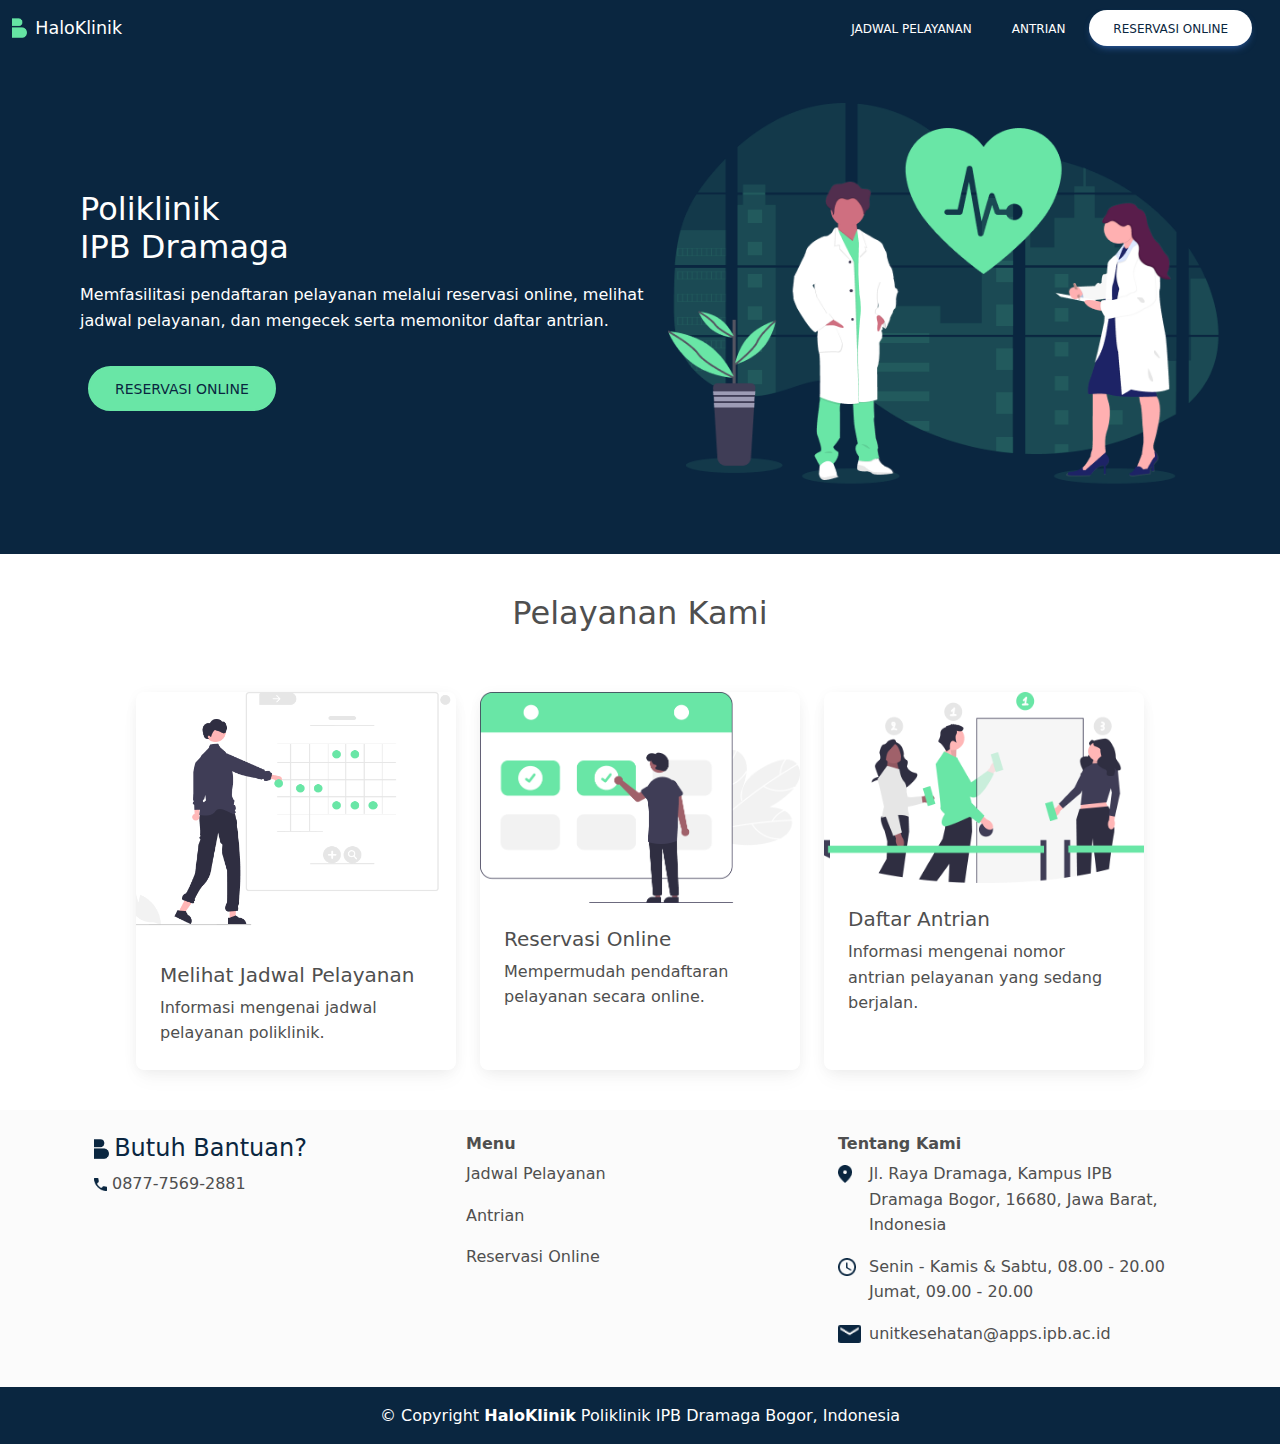
<file: index.html>
<!DOCTYPE html>
<html lang="en">

<head>
  <meta charset="UTF-8" />
  <meta name="viewport" content="width=device-width, initial-scale=1, shrink-to-fit=no" />
  <meta http-equiv="x-ua-compatible" content="ie=edge" />
  <title>HaloKlinik</title>
  <link rel="icon" href="img/logo.png" type="image/x-icon" />
  <link rel="stylesheet" href="https://fonts.googleapis.com/css2?family=Manrope:wght@600&display=swap" />
  <link rel="stylesheet" href="css/mdb.min.css" />
</head>

<body>
  <script type="text/javascript" src="js/mdb.min.js"></script>
  <script type="text/javascript"></script>

  <!-- NAVBAR -->
  <nav class="navbar navbar-dark" style="background-color: #0A2640;">
    <div class="container-fluid">
      <!-- LOGO -->
      <a class="navbar-brand" href="index.php">
        <img src="img/logo.png" class="me-2" height="20" alt="Logo" loading="lazy" />
        <small>HaloKlinik</small>
      </a>

      <button class="navbar-toggler" type="menu" data-mdb-toggle="collapse" data-mdb-target="#navbarButtonsExample" aria-controls="navbarButtonsExample" aria-expanded="false" aria-label="Toggle navigation">
        <i class="fas fa-bars"></i>
      </button>

      <div class="d-flex align-items-center">
        <button type="button" class="btn btn-link px-3 me-2" style="color: white;">
          <a class="nav-link" href="jadwal.php"> Jadwal Pelayanan </a>
        </button>
        <button type="button" class="btn btn-link px-3 me-2" style="color: white;">
          <a class="nav-link" href="antrian.php"> Antrian </a>
        </button>
        <button type="button" class="btn btn-primary me-3" style="background-color: white; color: #0A2640; border-radius: 30px;">
          <a class="nav-link" href="reservasi.php"> Reservasi Online </a>
        </button>
      </div>
    </div>
  </nav>

  <!-- HEADER -->
  <header>
    <!-- Background -->
    <div class="p-5 bg-image" style="background-color: #0A2640;">
      <div class="row" style="padding-left: 2rem;">
        <div class="col">
          <div class="d-flex align-items-center h-100">
            <div class="text-white">
              <h2 class="mb-3">Poliklinik<br>IPB Dramaga</h2>
              <p class="mb-4">Memfasilitasi pendaftaran pelayanan melalui reservasi online, melihat jadwal pelayanan, dan mengecek serta memonitor daftar antrian.</p>
              <a class="btn btn-outline-light btn-lg m-2" href="reservasi.php" role="button" style="background-color: #69E6A6; color:#0A2640; border-color: #69E6A6; border-radius: 30px;">Reservasi Online</a>
            </div>
          </div>
        </div>

        <div class="col">
          <div class="d-flex justify-content-end">
            <img class="img-fluid" src="img/home.png" />
          </div>
        </div>
      </div>
    </div>
  </header>

  <!-- MENU -->
  <h2 class="text-center" style="margin-top: 2.5rem; margin-bottom: 2.5rem;">Pelayanan Kami</h2>

  <div class="d-flex justify-content-center">
    <div class="row" style="margin-top: 20px; margin-bottom: 2.5rem;">
      <div class="col">
        <div class="card h-100" style="width: 20rem;">
          <div class="bg-image hover-overlay hover-zoom ripple">
            <img src="img/jadwal.png" class="card-img-top" />
            <a href="jadwal.php">
              <div class="mask" style="background-color: rgba(251, 251, 251, 0.15);"></div>
            </a>
            
            <div class="card-body">
              <h5 class="card-title">Melihat Jadwal Pelayanan</h5>
              <p class="card-text">Informasi mengenai jadwal pelayanan poliklinik.</p>
            </div>
          </div>
        </div>
      </div>

      <div class="col">
        <div class="card h-100" style="width: 20rem;">
          <div class="bg-image hover-overlay hover-zoom ripple">
            <img src="img/reservasi.png" class="card-img-top" />
            <a href="reservasi.php">
              <div class="mask" style="background-color: rgba(251, 251, 251, 0.15);"></div>
            </a>

            <div class="card-body">
              <h5 class="card-title">Reservasi Online</h5>
              <p class="card-text">Mempermudah pendaftaran pelayanan secara online. </p>
            </div>
          </div>
        </div>
      </div>

      <div class="col">
        <div class="card h-100" style="width: 20rem;">
          <div class="bg-image hover-overlay hover-zoom ripple">
            <img src="img/antrian.png" class="card-img-top" />
            <a href="antrian.php">
              <div class="mask" style="background-color: rgba(251, 251, 251, 0.15);"></div>
            </a>
          

            <div class="card-body">
              <h5 class="card-title">Daftar Antrian</h5>
              <p class="card-text">Informasi mengenai nomor antrian pelayanan yang sedang berjalan.</p>
            </div>
          </div>
        </div>
      </div>
    </div>
  </div>

  <!-- FOOTER -->
  <footer class="bg-light text-center text-lg-start">
    <div class="container p-4">
      <div class="row">
        <div class="col-lg-4 col-md-12 mb-4 mb-md-0">
          <h4 style="color: #0A2640;"><img src="img/Logo Shape.png" height="20" style="margin-right: 5px;" />Butuh Bantuan?</h4>
          <p><img src="img/Call.png" height="13" style="margin-right: 5px;" />0877-7569-2881</p>
        </div>

        <div class="col-lg-4 col-md-12 mb-4 mb-md-0">
          <h6 class="fw-bold">Menu</h6>
          <p><a class="nav-link" href="jadwal.php"> Jadwal Pelayanan </a></p>
          <p><a class="nav-link" href="antrian.php"> Antrian </a></p>
          <p><a class="nav-link" href="reservasi.php"> Reservasi Online </a></p>
        </div>

        <div class="col-lg-4 col-md-12 mb-4 mb-md-0">
          <h6 class="fw-bold">Tentang Kami</h6>
          <div class="row">
            <div class="col-lg-1">
              <img src="img/Loc.png" height="18" style="margin-right: 5px;" />
            </div>
            <div class="col">
              <p>Jl. Raya Dramaga, Kampus IPB Dramaga Bogor, 16680, Jawa Barat, Indonesia</p>
            </div>
          </div>
          <div class="row">
            <div class="col-lg-1">
              <img src="img/time.png" height="18" style="margin-right: 5px;" />
            </div>
            <div class="col">
              <p>Senin - Kamis & Sabtu, 08.00 - 20.00 <br>
                Jumat, 09.00 - 20.00</p>
            </div>
          </div>

          <div class="row">
            <div class="col-lg-1">
              <img src="img/email.png" height="18" style="margin-right: 5px;" />
            </div>
            <div class="col">
              <p>unitkesehatan@apps.ipb.ac.id </p>
            </div>
          </div>

        </div>
      </div>
    </div>

    <div class="text-center p-3" style="background-color: #0A2640; color: white;">
      © Copyright <b>HaloKlinik</b> Poliklinik IPB Dramaga Bogor, Indonesia
    </div>

  </footer>

</body>

</html>
</file>
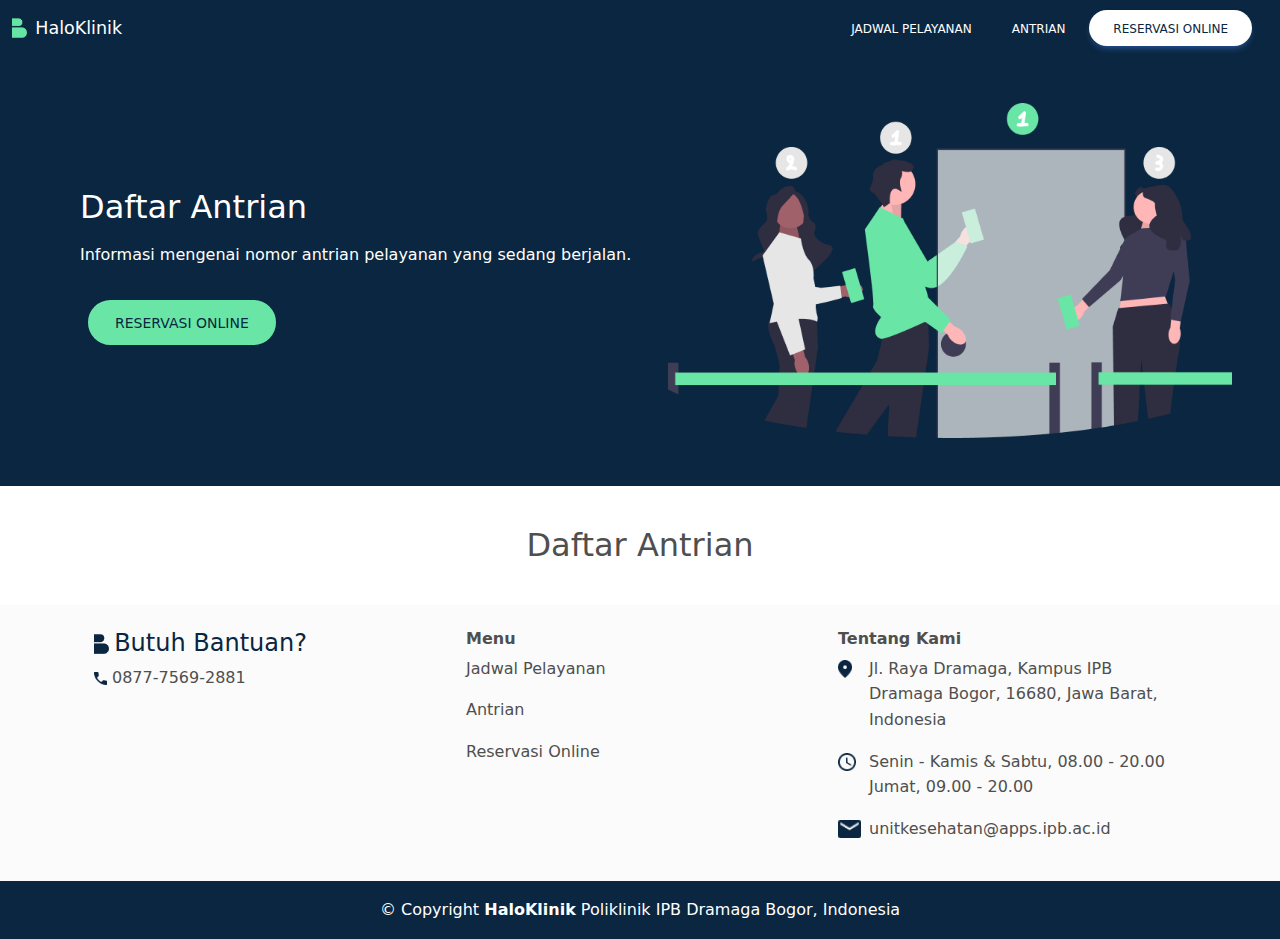
<file: antrian.html>
<!DOCTYPE html>
<html lang="en">

<head>
  <meta charset="UTF-8" />
  <meta name="viewport" content="width=device-width, initial-scale=1, shrink-to-fit=no" />
  <meta http-equiv="x-ua-compatible" content="ie=edge" />
  <title>HaloKlinik</title>
  <link rel="icon" href="img/logo.png" type="image/x-icon" />
  <link rel="stylesheet" href="https://fonts.googleapis.com/css2?family=Manrope:wght@600&display=swap" />
  <link rel="stylesheet" href="css/mdb.min.css" />
</head>

<body>
  <script type="text/javascript" src="js/mdb.min.js"></script>
  <script type="text/javascript"></script>

  <!-- NAVBAR -->
  <nav class="navbar navbar-dark" style="background-color: #0A2640;">
    <div class="container-fluid">
      <!-- LOGO -->
      <a class="navbar-brand" href="index.php">
        <img src="img/logo.png" class="me-2" height="20" alt="Logo" loading="lazy" />
        <small>HaloKlinik</small>
      </a>

      <button class="navbar-toggler" type="menu" data-mdb-toggle="collapse" data-mdb-target="#navbarButtonsExample" aria-controls="navbarButtonsExample" aria-expanded="false" aria-label="Toggle navigation">
        <i class="fas fa-bars"></i>
      </button>

      <div class="d-flex align-items-center">
        <button type="button" class="btn btn-link px-3 me-2" style="color: white;">
          <a class="nav-link" href="jadwal.php"> Jadwal Pelayanan </a>
        </button>
        <button type="button" class="btn btn-link px-3 me-2" style="color: white;">
          <a class="nav-link" href="antrian.php"> Antrian </a>
        </button>
        <button type="button" class="btn btn-primary me-3" style="background-color: white; color: #0A2640; border-radius: 30px;">
          <a class="nav-link" href="reservasi.php"> Reservasi Online </a>
        </button>
      </div>
    </div>
  </nav>

  <!-- HEADER -->
  <header>
    <!-- Background -->
    <div class="p-5 bg-image" style="background-color: #0A2640;">
      <div class="row" style="padding-left: 2rem;">
        <div class="col">
          <div class="d-flex align-items-center h-100">
            <div class="text-white">
              <h2 class="mb-3">Daftar Antrian</h2>
              <p class="mb-4">Informasi mengenai nomor antrian pelayanan yang sedang berjalan.</p>
              <a class="btn btn-outline-light btn-lg m-2" href="reservasi.php" role="button" style="background-color: #69E6A6; color:#0A2640; border-color: #69E6A6; border-radius: 30px;">Reservasi Online</a>
            </div>
          </div>
        </div>
        <div class="col">
          <div class="d-flex justify-content-end">
            <img class="img-fluid" src="img/antrian.png" />
          </div>
        </div>
      </div>
    </div>
  </header>

  <h2 class="text-center" style="margin-top: 2.5rem; margin-bottom: 2.5rem;">Daftar Antrian</h2>

  <!-- Monitor Antrian -->

  <?php include('queue.php'); ?>



  <!-- FOOTER -->
  <footer class="bg-light text-center text-lg-start">
    <div class="container p-4">
      <div class="row">
        <div class="col-lg-4 col-md-12 mb-4 mb-md-0">
          <h4 style="color: #0A2640;"><img src="img/Logo Shape.png" height="20" style="margin-right: 5px;" />Butuh Bantuan?</h4>
          <p><img src="img/Call.png" height="13" style="margin-right: 5px;" />0877-7569-2881</p>
        </div>

        <div class="col-lg-4 col-md-12 mb-4 mb-md-0">
          <h6 class="fw-bold">Menu</h6>
          <p><a class="nav-link" href="jadwal.php"> Jadwal Pelayanan </a></p>
          <p><a class="nav-link" href="antrian.php"> Antrian </a></p>
          <p><a class="nav-link" href="reservasi.php"> Reservasi Online </a></p>
        </div>

        <div class="col-lg-4 col-md-12 mb-4 mb-md-0">
          <h6 class="fw-bold">Tentang Kami</h6>
          <div class="row">
            <div class="col-lg-1">
              <img src="img/Loc.png" height="18" style="margin-right: 5px;" />
            </div>
            <div class="col">
              <p>Jl. Raya Dramaga, Kampus IPB Dramaga Bogor, 16680, Jawa Barat, Indonesia</p>
            </div>
          </div>
          <div class="row">
            <div class="col-lg-1">
              <img src="img/time.png" height="18" style="margin-right: 5px;" />
            </div>
            <div class="col">
              <p>Senin - Kamis & Sabtu, 08.00 - 20.00 <br>
                Jumat, 09.00 - 20.00</p>
            </div>
          </div>

          <div class="row">
            <div class="col-lg-1">
              <img src="img/email.png" height="18" style="margin-right: 5px;" />
            </div>
            <div class="col">
              <p>unitkesehatan@apps.ipb.ac.id </p>
            </div>
          </div>

        </div>
      </div>
    </div>

    <div class="text-center p-3" style="background-color: #0A2640; color: white;">
      © Copyright <b>HaloKlinik</b> Poliklinik IPB Dramaga Bogor, Indonesia
    </div>

  </footer>
</body>

</html>
</file>
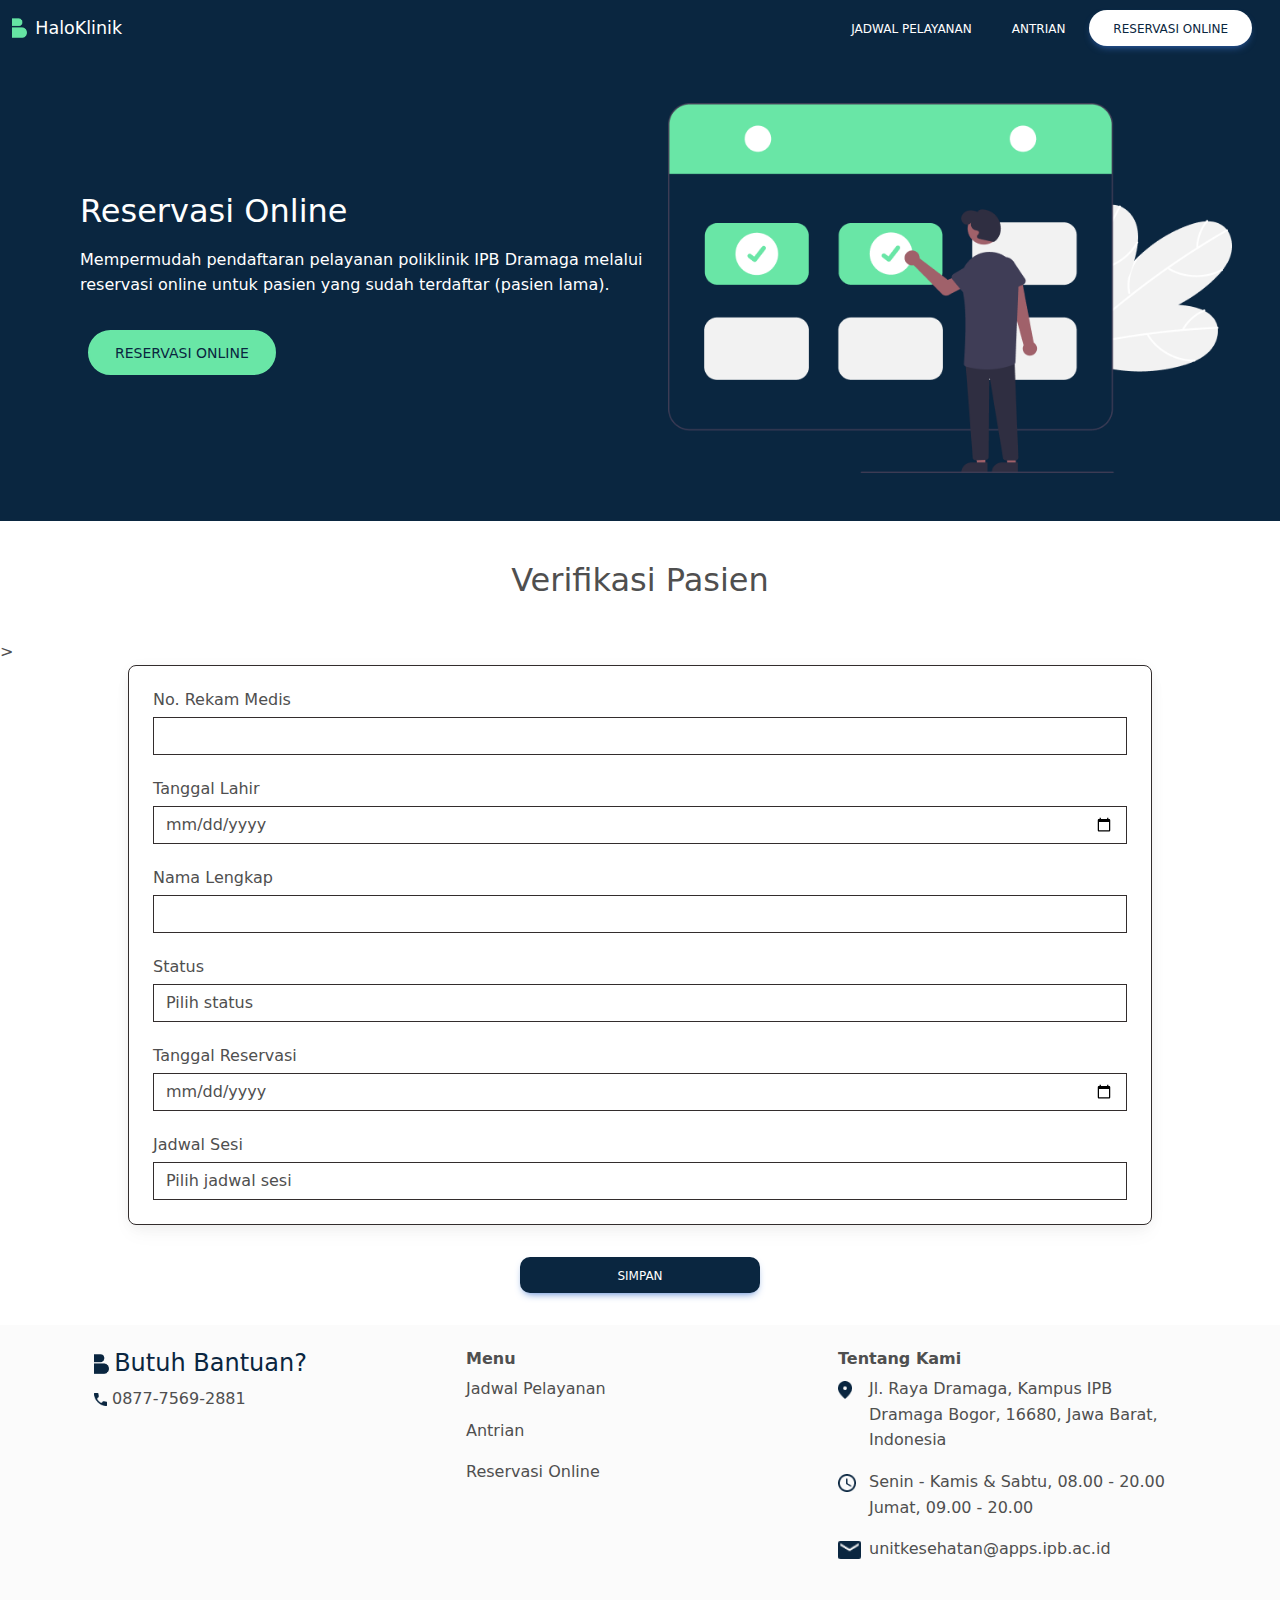
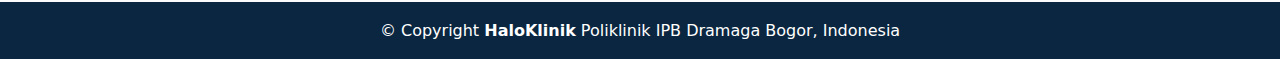
<file: reservasi.html>
<!DOCTYPE html>
<html lang="en">

<head>
  <meta charset="UTF-8" />
  <meta name="viewport" content="width=device-width, initial-scale=1, shrink-to-fit=no" />
  <meta http-equiv="x-ua-compatible" content="ie=edge" />
  <title>HaloKlinik</title>
  <link rel="icon" href="img/logo.png" type="image/x-icon" />
  <link rel="stylesheet" href="https://fonts.googleapis.com/css2?family=Manrope:wght@600&display=swap" />
  <link rel="stylesheet" href="css/mdb.min.css" />
</head>

<body>
  <script type="text/javascript" src="js/mdb.min.js"></script>
  <script type="text/javascript"></script>

  <!-- NAVBAR -->
  <nav class="navbar navbar-dark" style="background-color: #0A2640;">
    <div class="container-fluid">
      <!-- LOGO -->
      <a class="navbar-brand" href="index.php">
        <img src="img/logo.png" class="me-2" height="20" alt="Logo" loading="lazy" />
        <small>HaloKlinik</small>
      </a>

      <button class="navbar-toggler" type="menu" data-mdb-toggle="collapse" data-mdb-target="#navbarButtonsExample" aria-controls="navbarButtonsExample" aria-expanded="false" aria-label="Toggle navigation">
        <i class="fas fa-bars"></i>
      </button>

      <div class="d-flex align-items-center">
        <button type="button" class="btn btn-link px-3 me-2" style="color: white;">
          <a class="nav-link" href="jadwal.php"> Jadwal Pelayanan </a>
        </button>
        <button type="button" class="btn btn-link px-3 me-2" style="color: white;">
          <a class="nav-link" href="antrian.php"> Antrian </a>
        </button>
        <button type="button" class="btn btn-primary me-3" style="background-color: white; color: #0A2640; border-radius: 30px;">
          <a class="nav-link" href="reservasi.php"> Reservasi Online </a>
        </button>
      </div>
    </div>
  </nav>

  <!-- HEADER -->
  <header>
    <!-- Background -->
    <div class="p-5 bg-image" style="background-color: #0A2640;">
      <div class="row" style="padding-left: 2rem;">
        <div class="col">
          <div class="d-flex align-items-center h-100">
            <div class="text-white">
              <h2 class="mb-3">Reservasi Online</h2>
              <p class="mb-4">Mempermudah pendaftaran pelayanan poliklinik IPB Dramaga melalui reservasi online untuk pasien yang sudah terdaftar (pasien lama).</p>
              <a class="btn btn-outline-light btn-lg m-2" href="reservasi.php" role="button" style="background-color: #69E6A6; color:#0A2640; border-color: #69E6A6; border-radius: 30px;">Reservasi Online</a>
            </div>
          </div>
        </div>
        <div class="col">
          <div class="d-flex justify-content-end">
            <img class="img-fluid" src="img/reservasi.png" />
          </div>
        </div>
      </div>
    </div>
  </header>

  <h2 class="text-center" style="margin-top: 2.5rem; margin-bottom: 2.5rem;">Verifikasi Pasien</h2>

  <!-- FORM -->
  <form action="verif.php" method="post" onsubmit="alert('Data berhasil disimpan');">>
    <div class="card border border-dark mb-3" style="margin-left: 8rem; margin-right: 8rem;">
      <div class="card-body">
        <!-- No. Rekam Medis -->
        <h6>No. Rekam Medis</h6>
        <div class="form-outline border border-dark">
          <input type="text" class="form-control" name="rekam_medis" required />
        </div>
        <!-- Tanggal Lahir -->
        <h6 style="margin-top: 1.5rem;">Tanggal Lahir</h6>
        <div class="form-outline border border-dark">
          <input type="date" class="form-control" name="tgl_lahir" required />
        </div>
        <!-- Nama -->
        <h6 style="margin-top: 1.5rem;">Nama Lengkap</h6>
        <div class="form-outline border border-dark">
          <input type="text" class="form-control" name="nama_lengkap" required />
        </div>
        <!-- Status-->
        <h6 style="margin-top: 1.5rem;">Status</h6>
        <div class="form-outline border border-dark">
          <select class="form-group form-control" name="status" required>
            <option value="" disabled selected hidden>Pilih status</option>
            <option value="Dosen">Dosen</option>
            <option value="Mahasiswa S2">Mahasiswa S2</option>
            <option value="Mahasiswa S1">Mahasiswa S1</option>
          </select>
        </div>
        <!-- Tanggal -->
        <h6 style="margin-top: 1.5rem;">Tanggal Reservasi</h6>
        <div class="form-outline border border-dark">
          <input type="date" class="form-control" name="tgl_reservasi" required />
        </div>
        <!-- Sesi -->
        <h6 style="margin-top: 1.5rem;">Jadwal Sesi</h6>
        <div class="form-outline border border-dark">
          <select class="form-group form-control" name="jadwal_sesi" required>
            <option value="" disabled selected hidden>Pilih jadwal sesi</option>
            <option value="Pagi">Pagi</option>
            <option value="Siang">Siang</option>
            <option value="Sore">Sore</option>
          </select>
        </div>
      </div>
    </div>
    <!-- SUBMIT BUTTON -->
    <div class="text-center">
      <button type="submit" class="btn btn-primary" style="margin-top: 1rem; margin-bottom: 2rem; background-color: #0A2640; width: 15rem; border-radius: 10px;">
        Simpan</button>
    </div>
  </form>

  <!-- FOOTER -->
  <footer class="bg-light text-center text-lg-start">
    <div class="container p-4">
      <div class="row">
        <div class="col-lg-4 col-md-12 mb-4 mb-md-0">
          <h4 style="color: #0A2640;"><img src="img/Logo Shape.png" height="20" style="margin-right: 5px;" />Butuh Bantuan?</h4>
          <p><img src="img/Call.png" height="13" style="margin-right: 5px;" />0877-7569-2881</p>
        </div>

        <div class="col-lg-4 col-md-12 mb-4 mb-md-0">
          <h6 class="fw-bold">Menu</h6>
          <p><a class="nav-link" href="jadwal.php"> Jadwal Pelayanan </a></p>
          <p><a class="nav-link" href="antrian.php"> Antrian </a></p>
          <p><a class="nav-link" href="reservasi.php"> Reservasi Online </a></p>
        </div>

        <div class="col-lg-4 col-md-12 mb-4 mb-md-0">
          <h6 class="fw-bold">Tentang Kami</h6>
          <div class="row">
            <div class="col-lg-1">
              <img src="img/Loc.png" height="18" style="margin-right: 5px;" />
            </div>
            <div class="col">
              <p>Jl. Raya Dramaga, Kampus IPB Dramaga Bogor, 16680, Jawa Barat, Indonesia</p>
            </div>
          </div>
          <div class="row">
            <div class="col-lg-1">
              <img src="img/time.png" height="18" style="margin-right: 5px;" />
            </div>
            <div class="col">
              <p>Senin - Kamis & Sabtu, 08.00 - 20.00 <br>
                Jumat, 09.00 - 20.00</p>
            </div>
          </div>

          <div class="row">
            <div class="col-lg-1">
              <img src="img/email.png" height="18" style="margin-right: 5px;" />
            </div>
            <div class="col">
              <p>unitkesehatan@apps.ipb.ac.id </p>
            </div>
          </div>

        </div>
      </div>
    </div>

    <div class="text-center p-3" style="background-color: #0A2640; color: white;">
      © Copyright <b>HaloKlinik</b> Poliklinik IPB Dramaga Bogor, Indonesia
    </div>

  </footer>

</body>

</html>
</file>
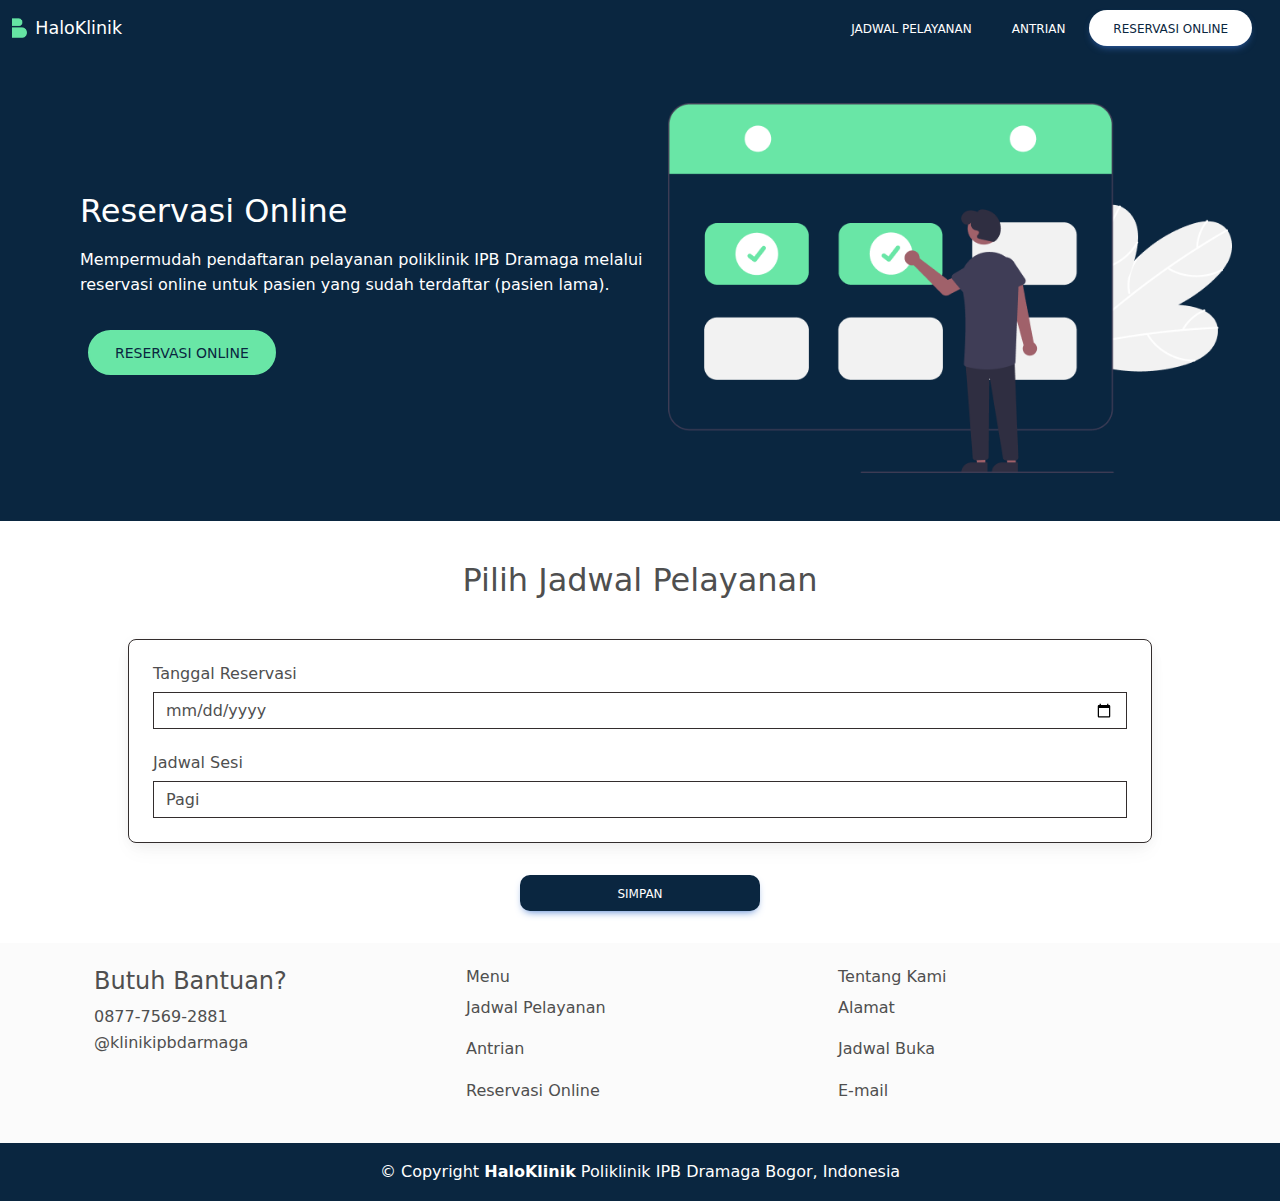
<file: reservasi2.html>
<!DOCTYPE html>
<html lang="en">
  <head>
    <meta charset="UTF-8" />
    <meta name="viewport" content="width=device-width, initial-scale=1, shrink-to-fit=no" />
    <meta http-equiv="x-ua-compatible" content="ie=edge" />
    <title>HaloKlinik</title>
    <link rel="icon" href="img/logo.png" type="image/x-icon" />
    <link rel="stylesheet" href="https://fonts.googleapis.com/css2?family=Manrope:wght@600&display=swap"/>
    <link rel="stylesheet" href="css/mdb.min.css" />
  </head>

  <body>
    <script type="text/javascript" src="js/mdb.min.js"></script>
    <script type="text/javascript"></script>

    <!-- NAVBAR -->
    <nav class="navbar navbar-dark" style="background-color: #0A2640;">
      <div class="container-fluid">
        <!-- LOGO -->
        <a class="navbar-brand" href="index.html">
          <img src="img/logo.png" class="me-2" height="20" alt="Logo" loading="lazy"/>
          <small>HaloKlinik</small>
        </a>

        <button class="navbar-toggler" type="menu" data-mdb-toggle="collapse"
        data-mdb-target="#navbarButtonsExample" aria-controls="navbarButtonsExample"
        aria-expanded="false" aria-label="Toggle navigation">
          <i class="fas fa-bars"></i>
        </button>

        <div class="d-flex align-items-center">
          <button type="button" class="btn btn-link px-3 me-2" style="color: white;">
            <a class="nav-link" href="jadwal.html"> Jadwal Pelayanan </a>
          </button>
          <button type="button" class="btn btn-link px-3 me-2" style="color: white;">
            <a class="nav-link" href="antrian.html"> Antrian </a>
          </button>
          <button type="button" class="btn btn-primary me-3" style="background-color: white; color: #0A2640; border-radius: 30px;">
            <a class="nav-link" href="reservasi.html"> Reservasi Online </a>
          </button>
        </div>
      </div>
    </nav>

    <!-- HEADER -->
    <header>
       <!-- Background -->
      <div class="p-5 bg-image" style="background-color: #0A2640;">
        <div class="row" style="padding-left: 2rem;">
          <div class="col">
            <div class="d-flex align-items-center h-100">
              <div class="text-white">
                <h2 class="mb-3">Reservasi Online</h2>
                <p class="mb-4">Mempermudah pendaftaran pelayanan poliklinik IPB Dramaga melalui reservasi online untuk pasien yang sudah terdaftar (pasien lama).</p>
                <a class="btn btn-outline-light btn-lg m-2" href="reservasi.html"
                  role="button" style="background-color: #69E6A6; color:#0A2640; border-color: #69E6A6; border-radius: 30px;">Reservasi Online</a>
              </div>
            </div>
          </div>
          <div class="col">
            <div class="d-flex justify-content-end">
              <img class="img-fluid" src="img/reservasi.png"/>
            </div>
          </div>
        </div>
      </div>
    </header>

    <h2 class="text-center" style="margin-top: 2.5rem; margin-bottom: 2.5rem;">Pilih Jadwal Pelayanan</h2>

    <!-- FORM -->
    <form action="reservasi3.html">
      <div class="card border border-dark mb-3" style="margin-left: 8rem; margin-right: 8rem;">
        <div class="card-body">
          <h6>Tanggal Reservasi</h6>
          <div class="form-outline border border-dark">
              <input type="date" class="form-control"/>
          </div>
          <h6 style="margin-top: 1.5rem;">Jadwal Sesi</h6>
          <div class="form-outline border border-dark">
              <select class="form-group form-control">
                  <option value="1">Pagi</option>
                  <option value="2">Siang</option>
                  <option value="3">Sore</option>
                </select>
          </div>
        </div>
      </div>
    </div>
      
      <!-- SUBMIT BUTTON -->
      <div class="text-center">
        <button type="submit" class="btn btn-primary" style="margin-top: 1rem; margin-bottom: 2rem; background-color: #0A2640; width: 15rem; border-radius: 10px;">Simpan</button>
      </div>  

    </form>

    <!-- FOOTER -->
    <footer class="bg-light text-center text-lg-start">
      <div class="container p-4">
        <div class="row">
          <div class="col-lg-4 col-md-12 mb-4 mb-md-0">
            <h4>Butuh Bantuan?</h4>
            <div><i class="fab fa-whatsapp-square"></i>0877-7569-2881</div>
            <div><i class="fab fa-instagram"></i>@klinikipbdarmaga</div>
          </div>
    
          <div class="col-lg-4 col-md-12 mb-4 mb-md-0">
            <h6>Menu</h6>
            <p><a class="nav-link" href="jadwal.html"> Jadwal Pelayanan </a></p>
            <p><a class="nav-link" href="antrian.html"> Antrian </a></p>
            <p><a class="nav-link" href="reservasi.html"> Reservasi Online </a></p>
          </div>

          <div class="col-lg-4 col-md-12 mb-4 mb-md-0">
            <h6>Tentang Kami</h6>
            <p> Alamat </p>
            <p> Jadwal Buka </p>
            <p> E-mail </p>
          </div>
        </div>
      </div>
    
      <div class="text-center p-3" style="background-color: #0A2640; color: white;">
        © Copyright <b>HaloKlinik</b> Poliklinik IPB Dramaga Bogor, Indonesia
      </div>

    </footer>
  </body>
</html>
</file>
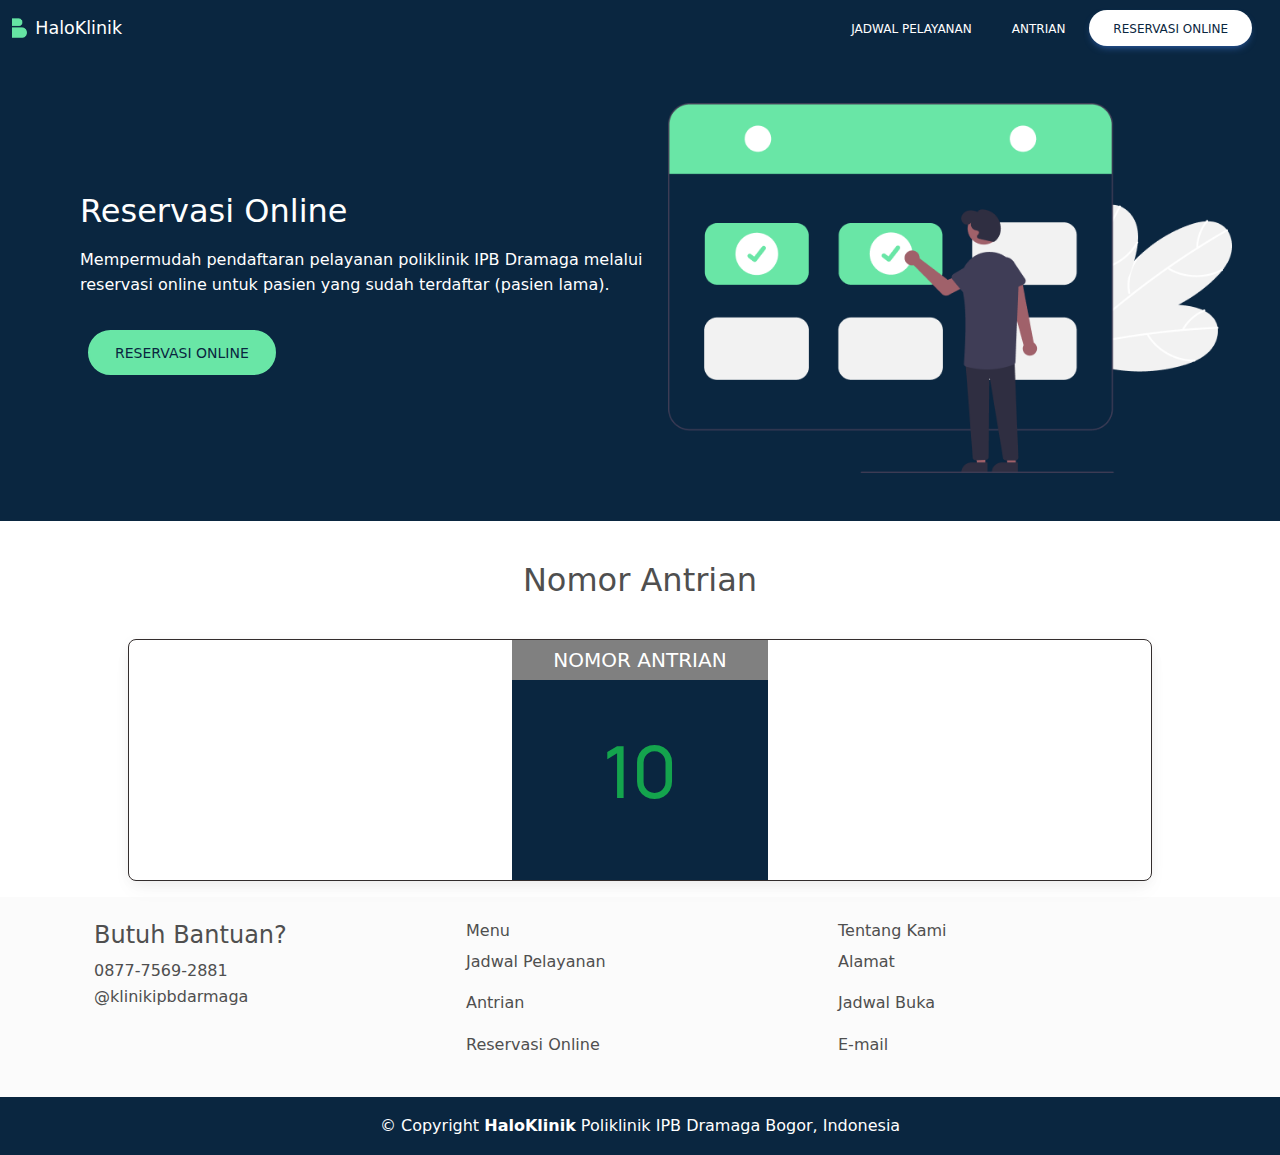
<file: reservasi3.html>
<!DOCTYPE html>
<html lang="en">
  <head>
    <meta charset="UTF-8" />
    <meta name="viewport" content="width=device-width, initial-scale=1, shrink-to-fit=no" />
    <meta http-equiv="x-ua-compatible" content="ie=edge" />
    <title>HaloKlinik</title>
    <link rel="icon" href="img/logo.png" type="image/x-icon" />
    <link rel="stylesheet" href="https://fonts.googleapis.com/css2?family=Manrope:wght@600&display=swap"/>
    <link rel="stylesheet" href="css/mdb.min.css" />
  </head>

  <body>
    <script type="text/javascript" src="js/mdb.min.js"></script>
    <script type="text/javascript"></script>
    <!-- NAVBAR -->
    <nav class="navbar navbar-dark" style="background-color: #0A2640;">
      <div class="container-fluid">
        <!-- LOGO -->
        <a class="navbar-brand" href="index.html">
          <img src="img/logo.png" class="me-2" height="20" alt="Logo" loading="lazy"/>
          <small>HaloKlinik</small>
        </a>

        <button class="navbar-toggler" type="menu" data-mdb-toggle="collapse"
        data-mdb-target="#navbarButtonsExample" aria-controls="navbarButtonsExample"
        aria-expanded="false" aria-label="Toggle navigation">
          <i class="fas fa-bars"></i>
        </button>

        <div class="d-flex align-items-center">
          <button type="button" class="btn btn-link px-3 me-2" style="color: white;">
            <a class="nav-link" href="jadwal.html"> Jadwal Pelayanan </a>
          </button>
          <button type="button" class="btn btn-link px-3 me-2" style="color: white;">
            <a class="nav-link" href="antrian.html"> Antrian </a>
          </button>
          <button type="button" class="btn btn-primary me-3" style="background-color: white; color: #0A2640; border-radius: 30px;">
            <a class="nav-link" href="reservasi.html"> Reservasi Online </a>
          </button>
        </div>
      </div>
    </nav>

    <!-- HEADER -->
    <header>
       <!-- Background -->
      <div class="p-5 bg-image" style="background-color: #0A2640;">
        <div class="row" style="padding-left: 2rem;">
          <div class="col">
            <div class="d-flex align-items-center h-100">
              <div class="text-white">
                <h2 class="mb-3">Reservasi Online</h2>
                <p class="mb-4">Mempermudah pendaftaran pelayanan poliklinik IPB Dramaga melalui reservasi online untuk pasien yang sudah terdaftar (pasien lama).</p>
                <a class="btn btn-outline-light btn-lg m-2" href="reservasi.html"
                  role="button" style="background-color: #69E6A6; color:#0A2640; border-color: #69E6A6; border-radius: 30px;">Reservasi Online</a>
              </div>
            </div>
          </div>
          <div class="col">
            <div class="d-flex justify-content-end">
              <img class="img-fluid" src="img/reservasi.png"/>
            </div>
          </div>
        </div>
      </div>
    </header>

    <h2 class="text-center" style="margin-top: 2.5rem; margin-bottom: 2.5rem;">Nomor Antrian</h2>

    <div class="card border border-dark mb-3" style="margin-left: 8rem; margin-right: 8rem;">
      <div class="container w-25">
        <div class="row" style="background-color: grey;">
          <h5 class="text-center text-white" style="margin-top: 0.5rem">
            NOMOR ANTRIAN
          </h5> 
        </div>
        
        <div class="row" style="height: 200px; background-color: #0A2640">
          <h1 class="text-center text-success" style="font-family: 'Manrope'; font-size: 450%; margin-top: 3rem; margin-bottom: 4rem;">
            10
          </h1>
        </div>
      </div>
    </div>

    <!-- FOOTER -->
    <footer class="bg-light text-center text-lg-start">
      <div class="container p-4">
        <div class="row">
          <div class="col-lg-4 col-md-12 mb-4 mb-md-0">
            <h4>Butuh Bantuan?</h4>
            <div><i class="fab fa-whatsapp-square"></i>0877-7569-2881</div>
            <div><i class="fab fa-instagram"></i>@klinikipbdarmaga</div>
          </div>
    
          <div class="col-lg-4 col-md-12 mb-4 mb-md-0">
            <h6>Menu</h6>
            <p><a class="nav-link" href="jadwal.html"> Jadwal Pelayanan </a></p>
            <p><a class="nav-link" href="antrian.html"> Antrian </a></p>
            <p><a class="nav-link" href="reservasi.html"> Reservasi Online </a></p>
          </div>

          <div class="col-lg-4 col-md-12 mb-4 mb-md-0">
            <h6>Tentang Kami</h6>
            <p> Alamat </p>
            <p> Jadwal Buka </p>
            <p> E-mail </p>
          </div>
        </div>
      </div>
    
      <div class="text-center p-3" style="background-color: #0A2640; color: white;">
        © Copyright <b>HaloKlinik</b> Poliklinik IPB Dramaga Bogor, Indonesia
      </div>

    </footer>
  </body>
</html>
</file>
